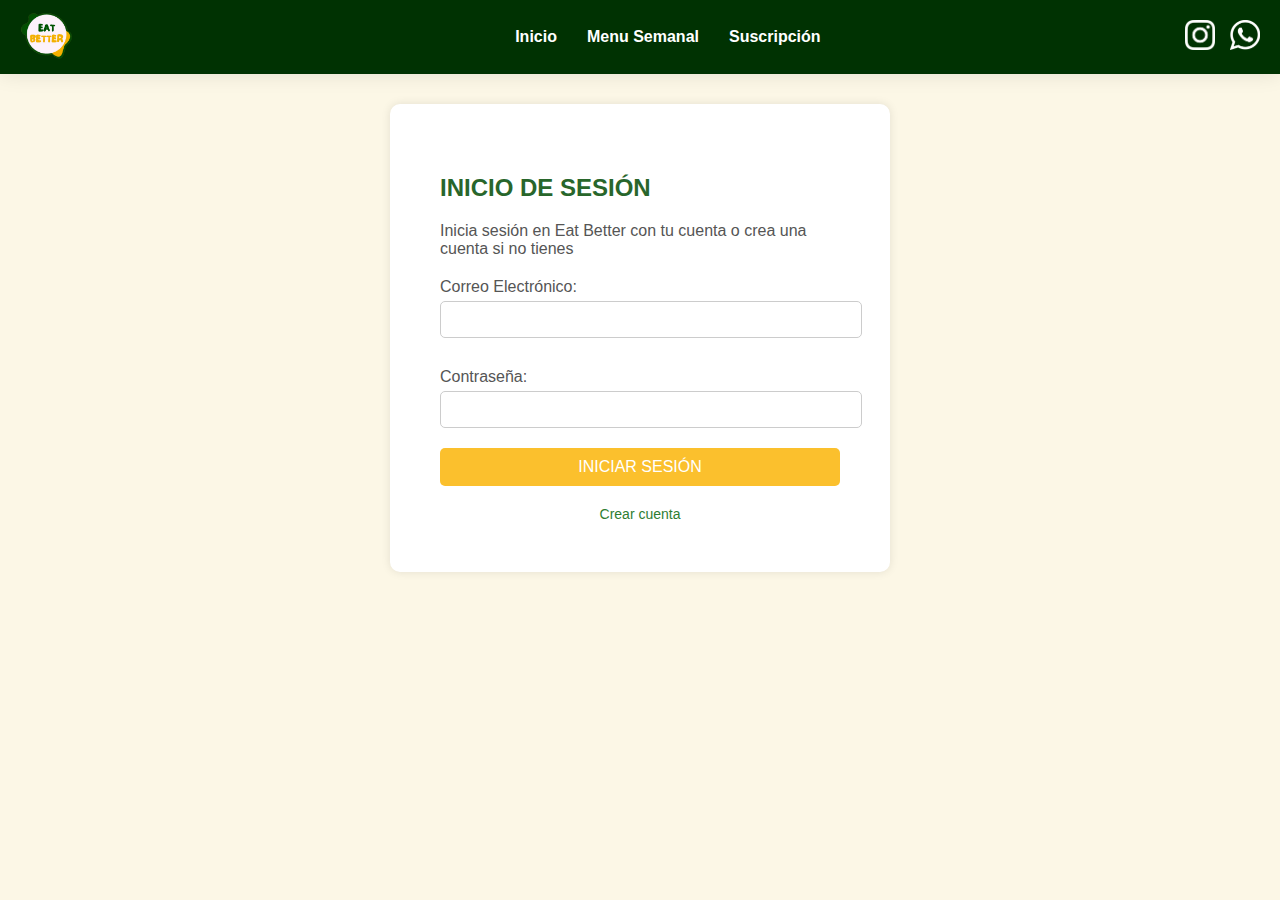
<file: html/login.html>
<!DOCTYPE html>
<html lang="es">
<head>
    <meta charset="UTF-8">
    <meta name="viewport" content="width=device-width, initial-scale=1.0">
    <title>Iniciar Sesión - Eat Better</title>
    <link rel="stylesheet" href="../css/global.css">
    <link rel="stylesheet" href="../css/login.css">
    <link rel="icon" href="../images/logo.png">
</head>
<body>
    <header>
        <div class="logo">
            <a href="index.html"><img src="../images/logo.png" alt="Eat Better Logo"></a>
            
        </div>
        <nav>
            <ul>
                <li><a href="../html/index.html">Inicio</a></li>
                <li><a href="../html/order.html">Menu Semanal</a></li>
                <li><a href="../html/suscripcion.html">Suscripción</a></li>
            </ul>
        </nav>
        <div class="social-icons">
            <a href="https://www.instagram.com/tu_instagram" target="_blank">
                <img src="../images/instagram.png" alt="Instagram">
            </a>
            <a href="https://wa.me/tu_numero_de_whatsapp" target="_blank">
                <img src="../images/whatsapp.png" alt="WhatsApp">
            </a>
        </div>
    </header>
    <!--Seccion del login-->
    <main>
        <section class="login">
            <h2>INICIO DE SESIÓN</h2>
            <p>Inicia sesión en Eat Better con tu cuenta o crea una cuenta si no tienes</p>
            <form>
                <label for="email">Correo Electrónico:</label>
                <input type="email" id="email" name="email" required>
                <label for="password">Contraseña:</label>
                <input type="password" id="password" name="password" required>
                <button type="submit">INICIAR SESIÓN</button>
            </form>
            <a href="register.html">Crear cuenta</a>
        </section>
    </main>
</body>
</html>
</file>
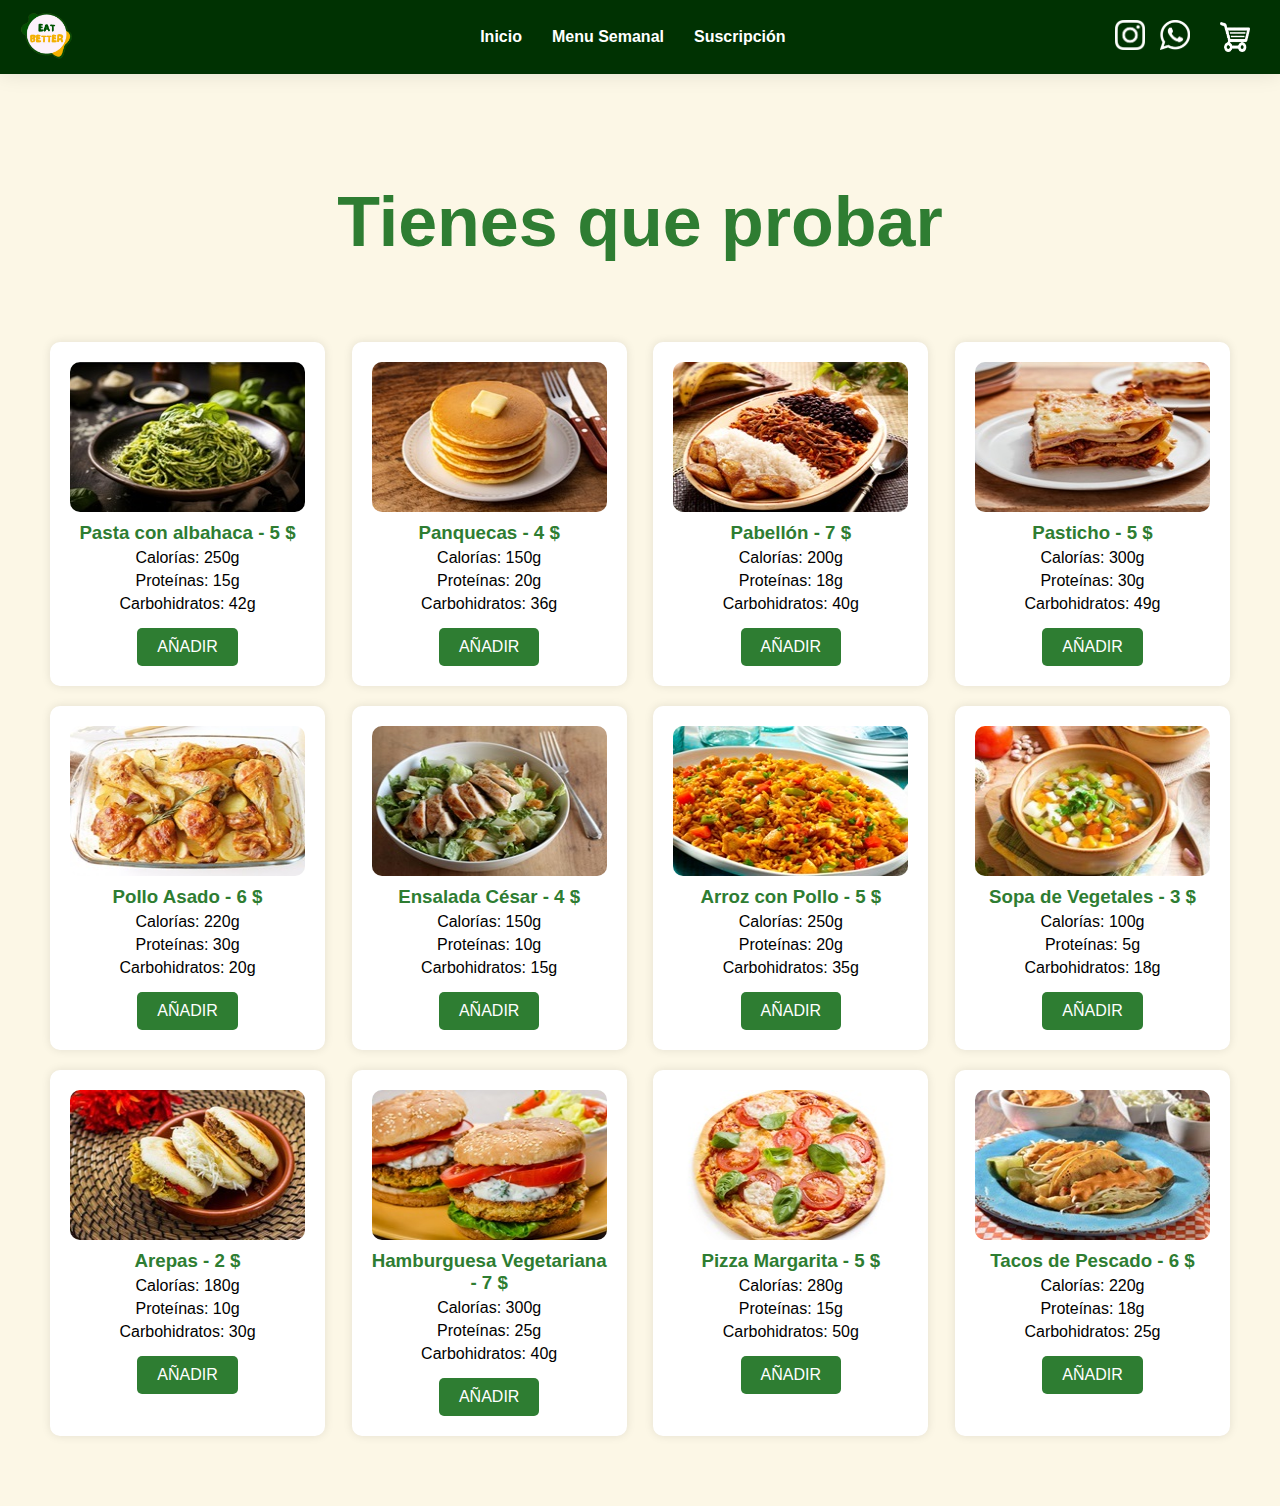
<file: html/order.html>
<!DOCTYPE html>
<html lang="es">
<head>
    <meta charset="UTF-8">
    <meta name="viewport" content="width=device-width, initial-scale=1.0">
    <title>Ordenar - Eat Better</title>
    <link rel="stylesheet" href="../css/global.css">
    <link rel="stylesheet" href="../css/order.css">
</head>
<body>
    <header>
        <div class="logo">
            <a href="index.html"><img src="../images/logo.png" alt="Eat Better Logo"></a>
        </div>
        <nav>
            <ul>
                <li><a href="../html/index.html">Inicio</a></li>
                <li><a href="../html/order.html">Menu Semanal</a></li>
                <li><a href="../html/suscripcion.html">Suscripción</a></li>
            </ul>
        </nav>
        <div class="iconos-header">
            <div class="social-icons">
                <a href="https://www.instagram.com/tu_instagram" target="_blank">
                    <img src="../images/instagram.png" alt="Instagram">
                </a>
                <a href="https://wa.me/tu_numero_de_whatsapp" target="_blank">
                    <img src="../images/whatsapp.png" alt="WhatsApp">
                </a>
            </div>
            <div class="carrito">
                <img src="../images/carrito.png" alt="Carrito">
                <div id="carrito">
                    <table>
                        <thead>
                            <tr>
                                <th>Imagen</th>
                                <th>Nombre</th>
                                <th>Precio</th>
                                <th>Cantidad</th>
                                <th></th>
                            </tr>
                        </thead>
                        <tbody></tbody>
                    </table>
                    <button id="ordenar-carrito">Ordenar</button>
                    <button id="vaciar-carrito">Vaciar Carrito</button>
                </div>
            </div>
        </div>
    </header>
    <main>
        <!-- Sección de ordenar con platillos -->
        <section class="order">
            <h2>Tienes que probar</h2>
            <div class="menu-container">
                <div id="lista-carrito" class="menu-item">
                    <img src="../images/pasta.jpg" alt="Pasta con albahaca">
                    <div class="menu-details">
                        <h3>Pasta con albahaca - 5 $</h3>
                        <p>Calorías: 250g</p>
                        <p>Proteínas: 15g</p>
                        <p>Carbohidratos: 42g</p>
                        <button class="agregar-carrito" data-id="1">AÑADIR</button>
                    </div>
                </div>
                <div class="menu-item">
                    <img src="../images/panquecas.jpg" alt="Panquecas">
                    <div class="menu-details">
                        <h3>Panquecas - 4 $</h3>
                        <p>Calorías: 150g</p>
                        <p>Proteínas: 20g</p>
                        <p>Carbohidratos: 36g</p>
                        <button class="agregar-carrito" data-id="2">AÑADIR</button>
                    </div>
                </div>
                <div class="menu-item">
                    <img src="../images/pabellon.jpg" alt="Pabellón">
                    <div class="menu-details">
                        <h3>Pabellón - 7 $</h3>
                        <p>Calorías: 200g</p>
                        <p>Proteínas: 18g</p>
                        <p>Carbohidratos: 40g</p>
                        <button class="agregar-carrito" data-id="3">AÑADIR</button>
                    </div>
                </div>
                <div class="menu-item">
                    <img src="../images/pasticho.jpg" alt="Pasticho">
                    <div class="menu-details">
                        <h3>Pasticho - 5 $</h3>
                        <p>Calorías: 300g</p>
                        <p>Proteínas: 30g</p>
                        <p>Carbohidratos: 49g</p>
                        <button class="agregar-carrito" data-id="4">AÑADIR</button>
                    </div>
                </div>
                <!-- Segunda fila de platillos -->
                <div class="menu-item">
                    <img src="../images/pollo_asado.jpg" alt="Pollo Asado">
                    <div class="menu-details">
                        <h3>Pollo Asado - 6 $</h3>
                        <p>Calorías: 220g</p>
                        <p>Proteínas: 30g</p>
                        <p>Carbohidratos: 20g</p>
                        <button class="agregar-carrito" data-id="5">AÑADIR</button>
                    </div>
                </div>
                <div class="menu-item">
                    <img src="../images/ensalada_cesar.jpg" alt="Ensalada César">
                    <div class="menu-details">
                        <h3>Ensalada César - 4 $</h3>
                        <p>Calorías: 150g</p>
                        <p>Proteínas: 10g</p>
                        <p>Carbohidratos: 15g</p>
                        <button class="agregar-carrito" data-id="6">AÑADIR</button>
                    </div>
                </div>
                <div class="menu-item">
                    <img src="../images/arroz_con_pollo.jpg" alt="Arroz con Pollo">
                    <div class="menu-details">
                        <h3>Arroz con Pollo - 5 $</h3>
                        <p>Calorías: 250g</p>
                        <p>Proteínas: 20g</p>
                        <p>Carbohidratos: 35g</p>
                        <button class="agregar-carrito" data-id="7">AÑADIR</button>
                    </div>
                </div>
                <div class="menu-item">
                    <img src="../images/sopa_de_vegetales.jpg" alt="Sopa de Vegetales">
                    <div class="menu-details">
                        <h3>Sopa de Vegetales - 3 $</h3>
                        <p>Calorías: 100g</p>
                        <p>Proteínas: 5g</p>
                        <p>Carbohidratos: 18g</p>
                        <button class="agregar-carrito" data-id="8">AÑADIR</button>
                    </div>
                </div>
                <!-- Tercera fila de platillos -->
                <div class="menu-item">
                    <img src="../images/arepas.jpg" alt="Arepas">
                    <div class="menu-details">
                        <h3>Arepas - 2 $</h3>
                        <p>Calorías: 180g</p>
                        <p>Proteínas: 10g</p>
                        <p>Carbohidratos: 30g</p>
                        <button class="agregar-carrito" data-id="9">AÑADIR</button>
                    </div>
                </div>
                <div class="menu-item">
                    <img src="../images/hamburguesa_vegetariana.jpg" alt="Hamburguesa Vegetariana">
                    <div class="menu-details">
                        <h3>Hamburguesa Vegetariana - 7 $</h3>
                        <p>Calorías: 300g</p>
                        <p>Proteínas: 25g</p>
                        <p>Carbohidratos: 40g</p>
                        <button class="agregar-carrito" data-id="10">AÑADIR</button>
                    </div>
                </div>
                <div class="menu-item">
                    <img src="../images/pizza_margarita.jpg" alt="Pizza Margarita">
                    <div class="menu-details">
                        <h3>Pizza Margarita - 5 $</h3>
                        <p>Calorías: 280g</p>
                        <p>Proteínas: 15g</p>
                        <p>Carbohidratos: 50g</p>
                        <button class="agregar-carrito" data-id="11">AÑADIR</button>
                    </div>
                </div>
                <div class="menu-item">
                    <img src="../images/tacos_de_pescado.jpg" alt="Tacos de Pescado">
                    <div class="menu-details">
                        <h3>Tacos de Pescado - 6 $</h3>
                        <p>Calorías: 220g</p>
                        <p>Proteínas: 18g</p>
                        <p>Carbohidratos: 25g</p>
                        <button class="agregar-carrito" data-id="12">AÑADIR</button>
                    </div>
                </div>
            </div>
        </section>
    </main>
    <script src="../js/carrito.js"></script>
</file>
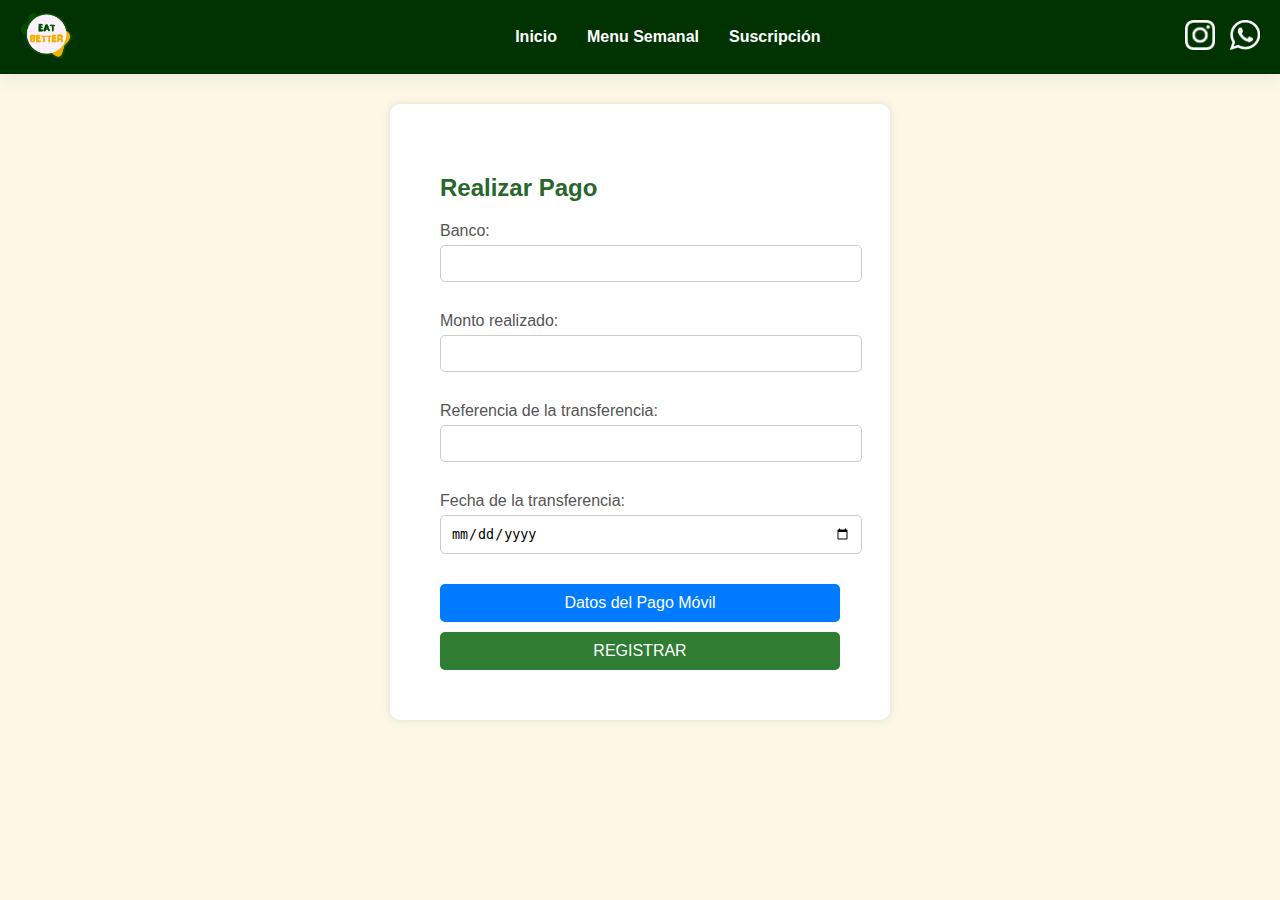
<file: html/pago.html>
<!DOCTYPE html>
<html lang="es">
<head>
    <meta charset="UTF-8">
    <meta name="viewport" content="width=device-width, initial-scale=1.0">
    <title>Pagar - Eat Better</title>
    <link rel="stylesheet" href="../css/global.css">
    <link rel="stylesheet" href="../css/pago.css">
</head>
<body>
    <header>
        <div class="logo">
            <a href="index.html"><img src="../images/logo.png" alt="Eat Better Logo"></a>
        </div>
        <nav>
            <ul>
                <li><a href="../html/index.html">Inicio</a></li>
                <li><a href="../html/order.html">Menu Semanal</a></li>
                <li><a href="../html/suscripcion.html">Suscripción</a></li>
            </ul>
        </nav>
        <div class="social-icons">
            <a href="https://www.instagram.com/tu_instagram" target="_blank">
                <img src="../images/instagram.png" alt="Instagram">
            </a>
            <a href="https://wa.me/tu_numero_de_whatsapp" target="_blank">
                <img src="../images/whatsapp.png" alt="WhatsApp">
            </a>
        </div>
    </header>
    <main>
        <!-- Sección de Pago -->
        <section class="pago">
            <h2>Realizar Pago</h2>
            <!-- Mostrar los platillos seleccionados -->
            <div id="carrito-info"></div>
            <!-- Mostrar el total a pagar -->
            <div id="total-pagar"></div>
            <form>
                <label for="banco">Banco:</label>
                <input type="text" id="banco" name="banco" required>
                <label for="monto">Monto realizado:</label>
                <input type="number" id="monto" name="monto" required step="0.01">
                <label for="referencia">Referencia de la transferencia:</label>
                <input type="text" id="referencia" name="referencia" required>
                <label for="fecha">Fecha de la transferencia:</label>
                <input type="date" id="fecha" name="fecha" required>
                <!-- Botón para mostrar datos de pago móvil -->
                <button type="button" class="btn-info" onclick="mostrarModal()">Datos del Pago Móvil</button>
                <!-- Botón para enviar el formulario -->
                <button type="submit" class="btn-submit">REGISTRAR</button>
            </form>
        </section>

        <!-- Modal con los datos de pago móvil -->
        <div id="modal" class="modal">
            <div class="modal-content">
                <span class="close" onclick="cerrarModal()">&times;</span>
                <h2>Datos para Pago Móvil</h2>
                <p><strong>Banco:</strong> Banco X</p>
                <p><strong>Teléfono:</strong> 0414-XXXXXXX</p>
                <p><strong>Cédula:</strong> V-XXXXXXX</p>
                <p><strong>Correo Electrónico:</strong> contacto@eatbetter.com</p>
                <p>Por favor, realiza el pago móvil con los datos anteriores y completa el formulario con la información de tu transferencia.</p>
            </div>
        </div>
    </main>
    
    <script>
        // Obtener los datos del carrito desde la URL
        const params = new URLSearchParams(window.location.search);
        const carritoData = params.get('carrito');
        const articulosCarrito = JSON.parse(decodeURIComponent(carritoData));

        // Mostrar los platillos seleccionados en el div con id "carrito-info"
        const carritoInfoDiv = document.getElementById('carrito-info');
        let totalPagar = 0;
        console.log(articulosCarrito); // Verificar los datos del carrito
        articulosCarrito.forEach(plato => {
            const cantidad = parseFloat(plato.cantidad);
            const precio = parseFloat(plato.precio);
            console.log(`Cantidad: ${cantidad}, Precio: ${precio}`); // Verificar los valores de cantidad y precio
            if (!isNaN(cantidad) && !isNaN(precio)) {
                const platoDiv = document.createElement('div');
                platoDiv.innerHTML = `
                    <p><strong>${plato.titulo}</strong> - ${cantidad} x ${precio.toFixed(2)}</p>
                `;
                carritoInfoDiv.appendChild(platoDiv);
                totalPagar += cantidad * precio;
            }
        });

        // Mostrar el total a pagar en el div con id "total-pagar"
        const totalPagarDiv = document.getElementById('total-pagar');
        totalPagarDiv.innerHTML = `<p><strong>Total a pagar:</strong> ${totalPagar.toFixed(2)}</p>`;

        // Función para mostrar el modal
        function mostrarModal() {
            document.getElementById('modal').style.display = 'block';
        }

        // Función para cerrar el modal
        function cerrarModal() {
            document.getElementById('modal').style.display = 'none';
        }

        // Cerrar el modal si el usuario hace clic fuera de él
        window.onclick = function(event) {
            const modal = document.getElementById('modal');
            if (event.target == modal) {
                modal.style.display = 'none';
            }
        }
    </script>
</body>
</html>
</file>
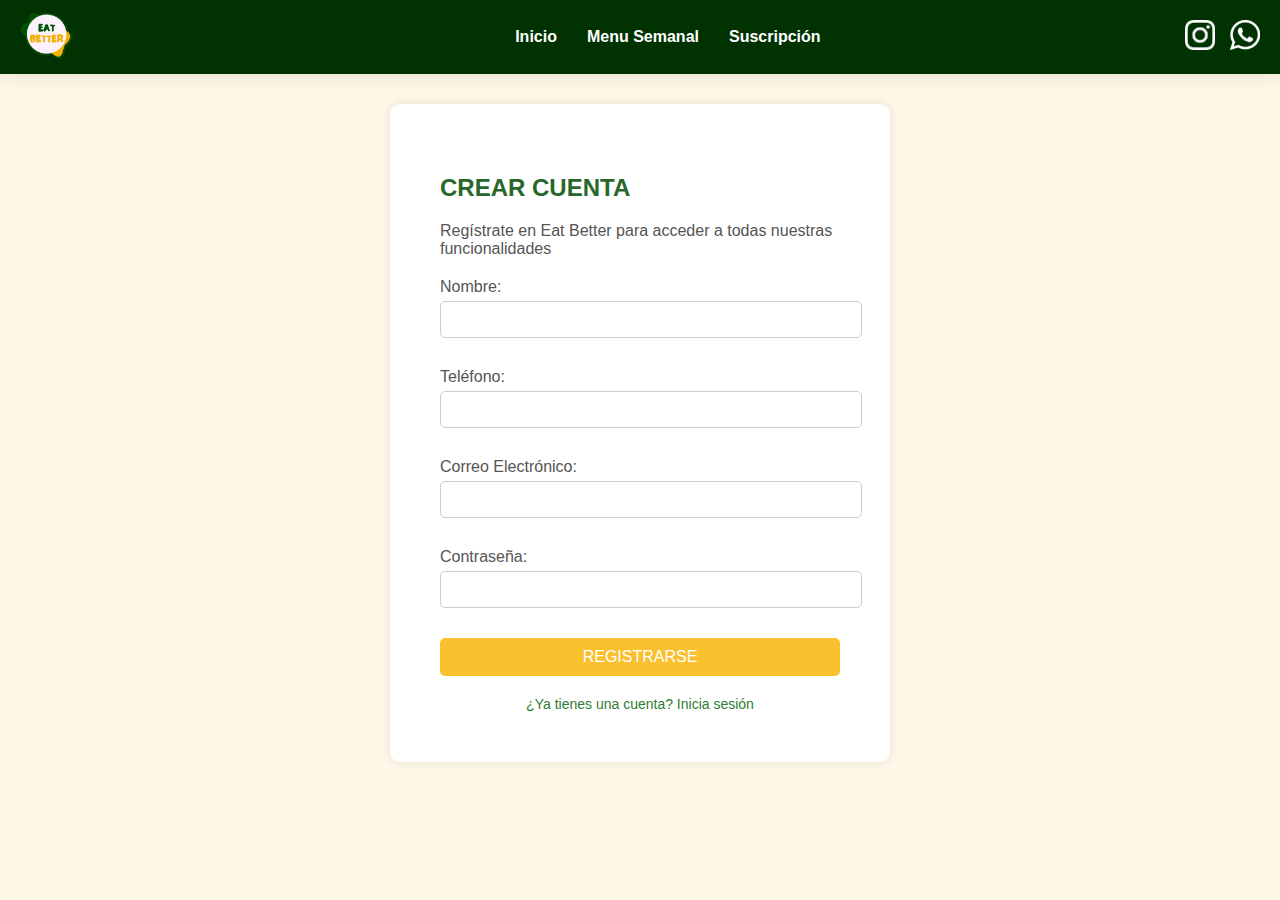
<file: html/register.html>
<!DOCTYPE html>
<html lang="es">
<head>
    <meta charset="UTF-8">
    <meta name="viewport" content="width=device-width, initial-scale=1.0">
    <title>Crear Cuenta - Eat Better</title>
    <link rel="stylesheet" href="../css/global.css">
    <link rel="stylesheet" href="../css/register.css">
</head>
<body>
    <header>
        <div class="logo">
            <a href="index.html"><img src="../images/logo.png" alt="Eat Better Logo"></a>
            
        </div>
        <nav>
            <ul>
                <li><a href="../html/index.html">Inicio</a></li>
                <li><a href="../html/order.html">Menu Semanal</a></li>
                <li><a href="../html/suscripcion.html">Suscripción</a></li>
            </ul>
        </nav>
        <div class="social-icons">
            <a href="https://www.instagram.com/tu_instagram" target="_blank">
                <img src="../images/instagram.png" alt="Instagram">
            </a>
            <a href="https://wa.me/tu_numero_de_whatsapp" target="_blank">
                <img src="../images/whatsapp.png" alt="WhatsApp">
            </a>
        </div>
    </header>
    <!--Seccion del registro--> 
    <main>
        <section class="register">
            <h2>CREAR CUENTA</h2>
            <p>Regístrate en Eat Better para acceder a todas nuestras funcionalidades</p>
            <form>
                <label for="name">Nombre:</label>
                <input type="text" id="name" name="name" required>
                <label for="phone">Teléfono:</label>
                <input type="tel" id="phone" name="phone" required>
                <label for="email">Correo Electrónico:</label>
                <input type="email" id="email" name="email" required>
                <label for="password">Contraseña:</label>
                <input type="password" id="password" name="password" required>
                <button type="submit">REGISTRARSE</button>
            </form>
            <a href="login.html">¿Ya tienes una cuenta? Inicia sesión</a>
        </section>
    </main>
</body>
</html>
</file>
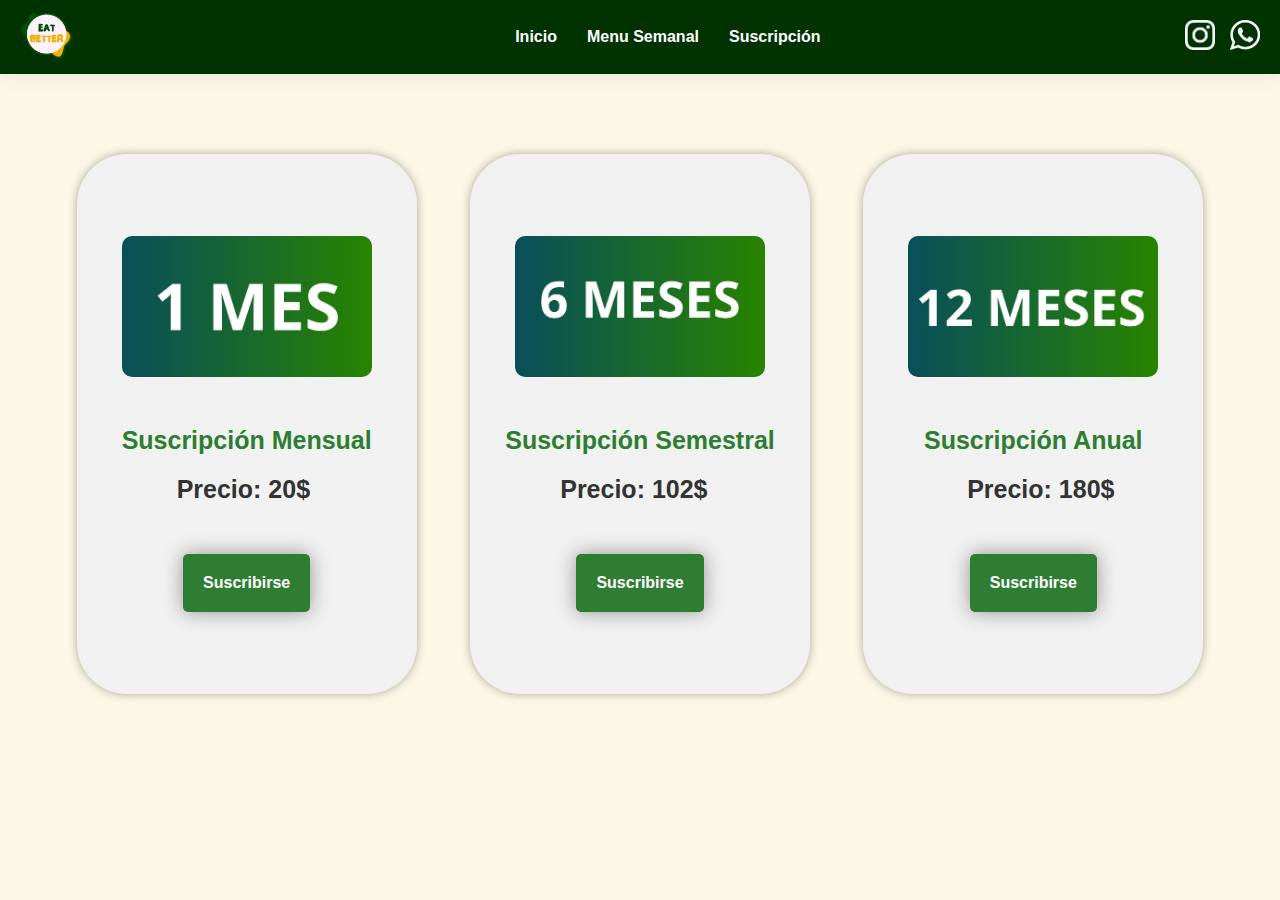
<file: html/suscripcion.html>
<!DOCTYPE html>
<html lang="es">
<head>
    <meta charset="UTF-8">
    <meta name="viewport" content="width=device-width, initial-scale=1.0">
    <title>Suscripción - Eat Better</title>
    <link rel="stylesheet" href="../css/global.css">
    <link rel="stylesheet" href="../css/suscripcion.css">
</head>
<body>
    <header>
        <div class="logo">
            <a href="index.html"><img src="../images/logo.png" alt="Eat Better Logo"></a>
        </div>
        <nav>
            <ul>
                <li><a href="../html/index.html">Inicio</a></li>
                <li><a href="../html/order.html">Menu Semanal</a></li>
                <li><a href="../html/suscripcion.html">Suscripción</a></li>
            </ul>
        </nav>
        <div class="social-icons">
            <a href="https://www.instagram.com/tu_instagram" target="_blank">
                <img src="../images/instagram.png" alt="Instagram">
            </a>
            <a href="https://wa.me/tu_numero_de_whatsapp" target="_blank">
                <img src="../images/whatsapp.png" alt="WhatsApp">
            </a>
        </div>
    </header>
    <main>
        <div class="subscription-container">
            <!-- Suscripción Mensual -->
            <div class="subscription">
                <div class="subscription-image">
                    <img src="../images/1 mes.jpg" alt="Suscripción Mensual">
                </div>
                <div class="subscription-details">
                    <h3><strong>Suscripción Mensual</strong></h3>
                    <ul>
                        <li><strong>Precio: 20$</strong></li>
                    </ul>
                    <!-- Enlaza a la página de pago con el plan mensual -->
                    <button type="button" onclick="window.location.href='pago.html?plan=mensual'"><strong>Suscribirse</strong></button>
                </div>
            </div>

            <!-- Suscripción Semestral -->
            <div class="subscription">
                <div class="subscription-image">
                    <img src="../images/2 meses.jpg" alt="Suscripción Semestral">
                </div>
                <div class="subscription-details">
                    <h3><strong>Suscripción Semestral</strong></h3>
                    <ul>
                        <li><strong>Precio: 102$</strong></li>
                    </ul>
                    <!-- Enlaza a la página de pago con el plan semestral -->
                    <button type="button" onclick="window.location.href='pago.html?plan=semestral'"><strong>Suscribirse</strong></button>
                </div>
            </div>

            <!-- Suscripción Anual -->
            <div class="subscription">
                <div class="subscription-image">
                    <img src="../images/12 meses.jpg" alt="Suscripción Anual">
                </div>
                <div class="subscription-details">
                    <h3><strong>Suscripción Anual</strong></h3>
                    <ul>
                        <li><strong>Precio: 180$</strong></li>
                   </ul>
                    <!-- Enlaza a la página de pago con el plan anual -->
                    <button type="button" onclick="window.location.href='pago.html?plan=anual'"><strong>Suscribirse</strong></button>
                </div>
            </div>
        </div>
    </main>
</body>
</html>
</file>
<file: css/global.css>
/* Este css agrega un estilo general a las paginas, como pueden ser los colores y las fuentes */

body {
    font-family: 'Gill Sans', 'Gill Sans MT', Calibri, 'Trebuchet MS', sans-serif ;
    margin: 0;
    padding: 0;
    background-color: #fcf7e6;
}

header {
    display: flex;
    justify-content: space-between;
    align-items: center;
    background-color: #003202;
    padding: 10px 20px;
    box-shadow: 0 0 20px rgba(0, 0, 0, 0.1);
}

#carrito {
    position: fixed;
    top: 10px; 
    right: 10px;
    width: 300px;
    height: auto;
    background-color: white;
    border: 1px solid #ccc;
    box-shadow: 0 0 10px rgba(0, 0, 0, 0.1);
    border-radius: 10px;
    z-index: 1000;
    min-width: 350px;
    padding: 10px;
    min-height: 50px;
    margin-right: 30px;
    margin-top: 50px;
    display: flex;
    flex-direction: column;
    justify-content: space-between;
    display: none; 
}


#carrito table {
    width: 100%;
    border-collapse: collapse;
}

#carrito th, #lista-carrito td {
    padding: 8px;
    text-align: left;
    border-bottom: 1px solid #ddd;
}

#carrito tr{
    margin-bottom: 10px;
}

#carrito button {
    display: block;
    width: 100%;
    padding: 10px;
    background-color: #f8f8f8;
    border: 1px solid #ccc;
    cursor: pointer;
}

#carrito button#ordenar-carrito {
    background-color: #4CAF50; /* Color verde para el botón Ordenar */
    color: white;
    margin-bottom: 10px; /* Añade un margen inferior para separar los botones */
}

#carrito button#vaciar-carrito {
    background-color: #f44336; /* Color rojo para el botón Vaciar Carrito */
    color: white;
    margin-top: 0; /* Elimina el margen superior para que no se separe del botón Ordenar */
}


.logo img {
    height: 50px;
}

nav {
    margin-left: 90px;
}
nav ul {
    list-style: none;
    display: flex;
    margin: 10px;
    padding: 0;
}

nav ul li {
    margin: 0 15px;
}

nav ul li a {
    color: white;
    text-decoration: none;
    font-weight: bold;
}

/* botones */
button {
    background-color: #2e7d32;
    color: white;
    border: none;
    padding: 15px 30px;
    cursor: pointer;
    font-size: 18px;
    border-radius: 5px;
    width: fit-content;
}

button:hover {
    background-color: #1b5e20;
}


/*Iconos del header */
.iconos-header{
    display: flex;
}


/* Estilos para los iconos sociales */ 
.social-icons {
     display: flex; 
     align-items: center; } 

.social-icons a { 
        margin-left: 15px; } 
        
.social-icons img { 
    height: 30px; 
    width: 30px;}



/*Estilo del carrito */
.carrito {
    display: flex; 
    align-items: center; } 

.carrito a { 
       margin-left: 0px;  } 
       
.carrito img { 
    height: 30px;  
    width: 30px;
    margin-left: 30px;
    margin-right: 10px;}



.hero-image img {
    max-width: 90%;
    height: auto;
    padding: 60px;
    border-radius: 20px;
}
</file>
<file: css/login.css>
/* ingresa estilo al inicio de sesion (login) */

.login {
    padding: 50px;
    max-width: 400px;
    margin: 0 auto;
    margin-top: 30px;
    background-color: white;
    border-radius: 10px;
    box-shadow: 0 0 10px rgba(0, 0, 0, 0.1);
}

.login h2 {
    color: #28662b;
    font-size: 24px;
    margin-bottom: 20px;
}

.login p {
    color: #555;
    margin-bottom: 20px;
}

/* Estilos para los elementos del formulario */
form label {
    display: block;
    margin-top: 10px;
    color: #555;
}

form input {
    width: 100%;
    padding: 10px;
    margin-top: 5px;
    margin-bottom: 20px;
    border: 1px solid #ccc;
    border-radius: 5px;
}

form a {
    display: block;
    margin-top: -15px;
    margin-bottom: 20px;
    color: #2e7d32;
    text-decoration: none;
    font-size: 14px;
}

form button {
    background-color: #fbc02d;
    color: white;
    border: none;
    padding: 10px 20px;
    cursor: pointer;
    font-size: 16px;
    border-radius: 5px;
    width: 100%;
}

.login a {
    display: block;
    text-align: center;
    margin-top: 20px;
    color: #2e7d32;
    text-decoration: none;
    font-size: 14px;
}
</file>
<file: css/order.css>
/* ingresa estilo a la pagina de ordenar (order) */

.order {
    padding: 50px;
    max-width: 1200px;
    margin: 0 auto;
    
}

.order h2 {
    color: #2e7d32;
    font-size: 70px;
    text-align: center;
    margin-bottom: 80px;
}

/* Contenedor para los items del menu */
.menu-container {
    display: flex;
    flex-wrap: wrap;
    justify-content: space-between;
}

.menu-item {
    display: flex;
    flex-direction: column;
    align-items: center;
    margin-bottom: 20px;
    background-color: white;
    padding: 20px;
    border-radius: 10px;
    box-shadow: 0 0 10px rgba(0, 0, 0, 0.1);
    width: calc(25% - 20px); /* Ajusta el ancho de los items para que haya espacio entre ellos */
    box-sizing: border-box;
}

.menu-item img {
    height: 150px;
    width: 100%; /* Asegura que la imagen ocupe todo el ancho del contenedor */
    margin-bottom: 10px;
    border-radius: 10px;
}

.menu-details {
    text-align: center;
}

.menu-details h3 {
    margin: 0;
    color: #2e7d32;
}

.menu-details p {
    margin: 5px 0;
}

/* Estilos para el boton de añadir */
button {
    background-color: #2e7d32;
    color: white;
    border: none;
    padding: 10px 20px;
    cursor: pointer;
    font-size: 16px;
    border-radius: 5px;
    margin-top: 10px;
}
</file>
<file: css/pago.css>
/* Estilos para la página de pago */

.pago {
    padding: 50px; /* Espaciado interno */
    max-width: 400px; /* Ancho máximo del contenedor */
    margin: 0 auto; /* Centrado horizontal */
    margin-top: 30px; /* Espaciado superior */
    background-color: white; /* Color de fondo */
    border-radius: 10px; /* Bordes redondeados */
    box-shadow: 0 0 10px rgba(0, 0, 0, 0.1); /* Sombra */
}

.pago h2 {
    color: #28662b; /* Color del texto */
    font-size: 24px; /* Tamaño de la fuente */
    margin-bottom: 20px; /* Espaciado inferior */
}

.pago form label {
    display: block; /* Mostrar en bloque */
    margin-top: 10px; /* Espaciado superior */
    color: #555; /* Color del texto */
}

.pago form input {
    width: 100%; /* Ancho completo */
    padding: 10px; /* Espaciado interno */
    margin-top: 5px; /* Espaciado superior */
    margin-bottom: 20px; /* Espaciado inferior */
    border: 1px solid #ccc; /* Borde */
    border-radius: 5px; /* Bordes redondeados */
}

/* Estilos para los botones */
.btn-info {
    background-color: #007bff; /* Color de fondo azul */
    color: white; /* Color del texto */
    border: none; /* Sin borde */
    padding: 10px 20px; /* Espaciado interno */
    cursor: pointer; /* Cursor de puntero */
    font-size: 16px; /* Tamaño de la fuente */
    border-radius: 5px; /* Bordes redondeados */
    width: 100%; /* Ancho completo */
    margin-top: 10px; /* Espaciado superior */
}

.btn-info:hover {
    background-color: #0056b3; /* Cambiar a un azul más oscuro al pasar el mouse */
}

.btn-submit {
    background-color: #2e7d32; /* Color de fondo */
    color: white; /* Color del texto */
    border: none; /* Sin borde */
    padding: 10px 20px; /* Espaciado interno */
    cursor: pointer; /* Cursor de puntero */
    font-size: 16px; /* Tamaño de la fuente */
    border-radius: 5px; /* Bordes redondeados */
    width: 100%; /* Ancho completo */
    margin-top: 10px; /* Espaciado superior */
}

.btn-submit:hover {
    background-color: #1b5e20; /* Cambiar a verde al pasar el mouse */
}

/* Estilos para el modal */
.modal {
    display: none; /* Ocultar por defecto */
    position: fixed; /* Posición fija */
    z-index: 1; /* Encima de todo */
    left: 0;
    top: 0;
    width: 100%; /* Ancho completo */
    height: 100%; /* Altura completa */
    overflow: auto; /* Desplazamiento si es necesario */
    background-color: rgba(0,0,0,0.4); /* Fondo negro con opacidad */
}

.modal-content {
    background-color: #fefefe; /* Color de fondo */
    margin: 15% auto; /* Márgenes */
    padding: 20px; /* Espaciado interno */
    border: 1px solid #888; /* Borde */
    width: 80%; /* Ancho */
    max-width: 500px; /* Ancho máximo */
    border-radius: 10px; /* Bordes redondeados */
    box-shadow: 0 0 10px rgba(0, 0, 0, 0.2); /* Sombra */
}

.close {
    color: #aaa; /* Color de la X */
    float: right; /* Flotar a la derecha */
    font-size: 28px; /* Tamaño de la fuente */
    font-weight: bold; /* Negrita */
}

.close:hover,
.close:focus {
    color: black; /* Color al pasar el mouse o enfocar */
    text-decoration: none; /* Sin subrayado */
    cursor: pointer; /* Cursor de puntero */
}
</file>
<file: css/register.css>
/* Estilos para la página de registro */

.register {
    padding: 50px;
    max-width: 400px;
    margin: 0 auto;
    margin-top: 30px;
    background-color: white;
    border-radius: 10px;
    box-shadow: 0 0 10px rgba(0, 0, 0, 0.1);
}

.register h2 {
    color: #28662b;
    font-size: 24px;
    margin-bottom: 20px;
}

.register p {
    color: #555;
    margin-bottom: 20px;
}

/* Estilos para los elementos del formulario */
form label {
    display: block;
    margin-top: 10px;
    color: #555;
}

form input {
    width: 100%;
    padding: 10px;
    margin-top: 5px;
    margin-bottom: 20px;
    border: 1px solid #ccc;
    border-radius: 5px;
}

/* Estilos para el botón de registro */
form button {
    background-color: #fbc02d;
    color: white;
    border: none;
    padding: 10px 20px;
    cursor: pointer;
    font-size: 16px;
    border-radius: 5px;
    width: 100%;
    margin-top: 10px;
}

form button:hover {
    background-color: #2e7d32; /* Cambiar a verde al pasar el mouse */
}

.register a {
    display: block;
    text-align: center;
    margin-top: 20px;
    color: #2e7d32;
    text-decoration: none;
    font-size: 14px;
}
</file>
<file: css/suscripcion.css>
/* Estilos para la sección de suscripción */
.subscription-container {
    display: flex;
    justify-content: space-around;
    flex-wrap: wrap;
    padding: 50px;
    margin: 20px auto;
    max-width: 1200px;
    background-color: #fcf7e6;
    border-radius: 50px;
}

.subscription {
    flex: 1;
    margin: 10px;
    max-width: 300px;
    background-color: #f1f1f1;
    border-radius: 50px;
    box-shadow: 0 0 10px rgba(45, 45, 45, 0.384);
    padding: 20px;
    height: 500px;
    display: flex;
    flex-direction: column;
    justify-content: center;
    align-items: center;
}

.subscription-image {
    margin-bottom: 20px;
    text-align: center;
    max-width: 250px;
}

.subscription-image img {
    width: 100%;
    border-radius: 10px;
}

.subscription-details h2 {
    text-align: center;
}

.subscription-details h3 {
    color: #2e7d32;
    margin-bottom: 20px;
    text-align: center;
    font-size: 25px;
}

.subscription-details ul {
    list-style: none;
    padding-left: 20px;
    margin-bottom: 20px;
}

.subscription-details ul li {
    margin-bottom: 15px;
    color: #333;
    font-size: 25px;
    margin-left: 35px;
    margin-right: 40px;
    }

.subscription-details button {
    padding: 20px;
    background-color: #2e7d32;
    color: white;
    border: none;
    border-radius: 5px;
    cursor: pointer;
    font-size: 16px;
    display: block;
    margin: 0 auto;
    margin-top: 50px;
    box-shadow: 0 0 20px rgba(0, 0, 0, 0.384) ;
}

.subscription-details button:hover {
    background-color: #45a049;
}
</file>
